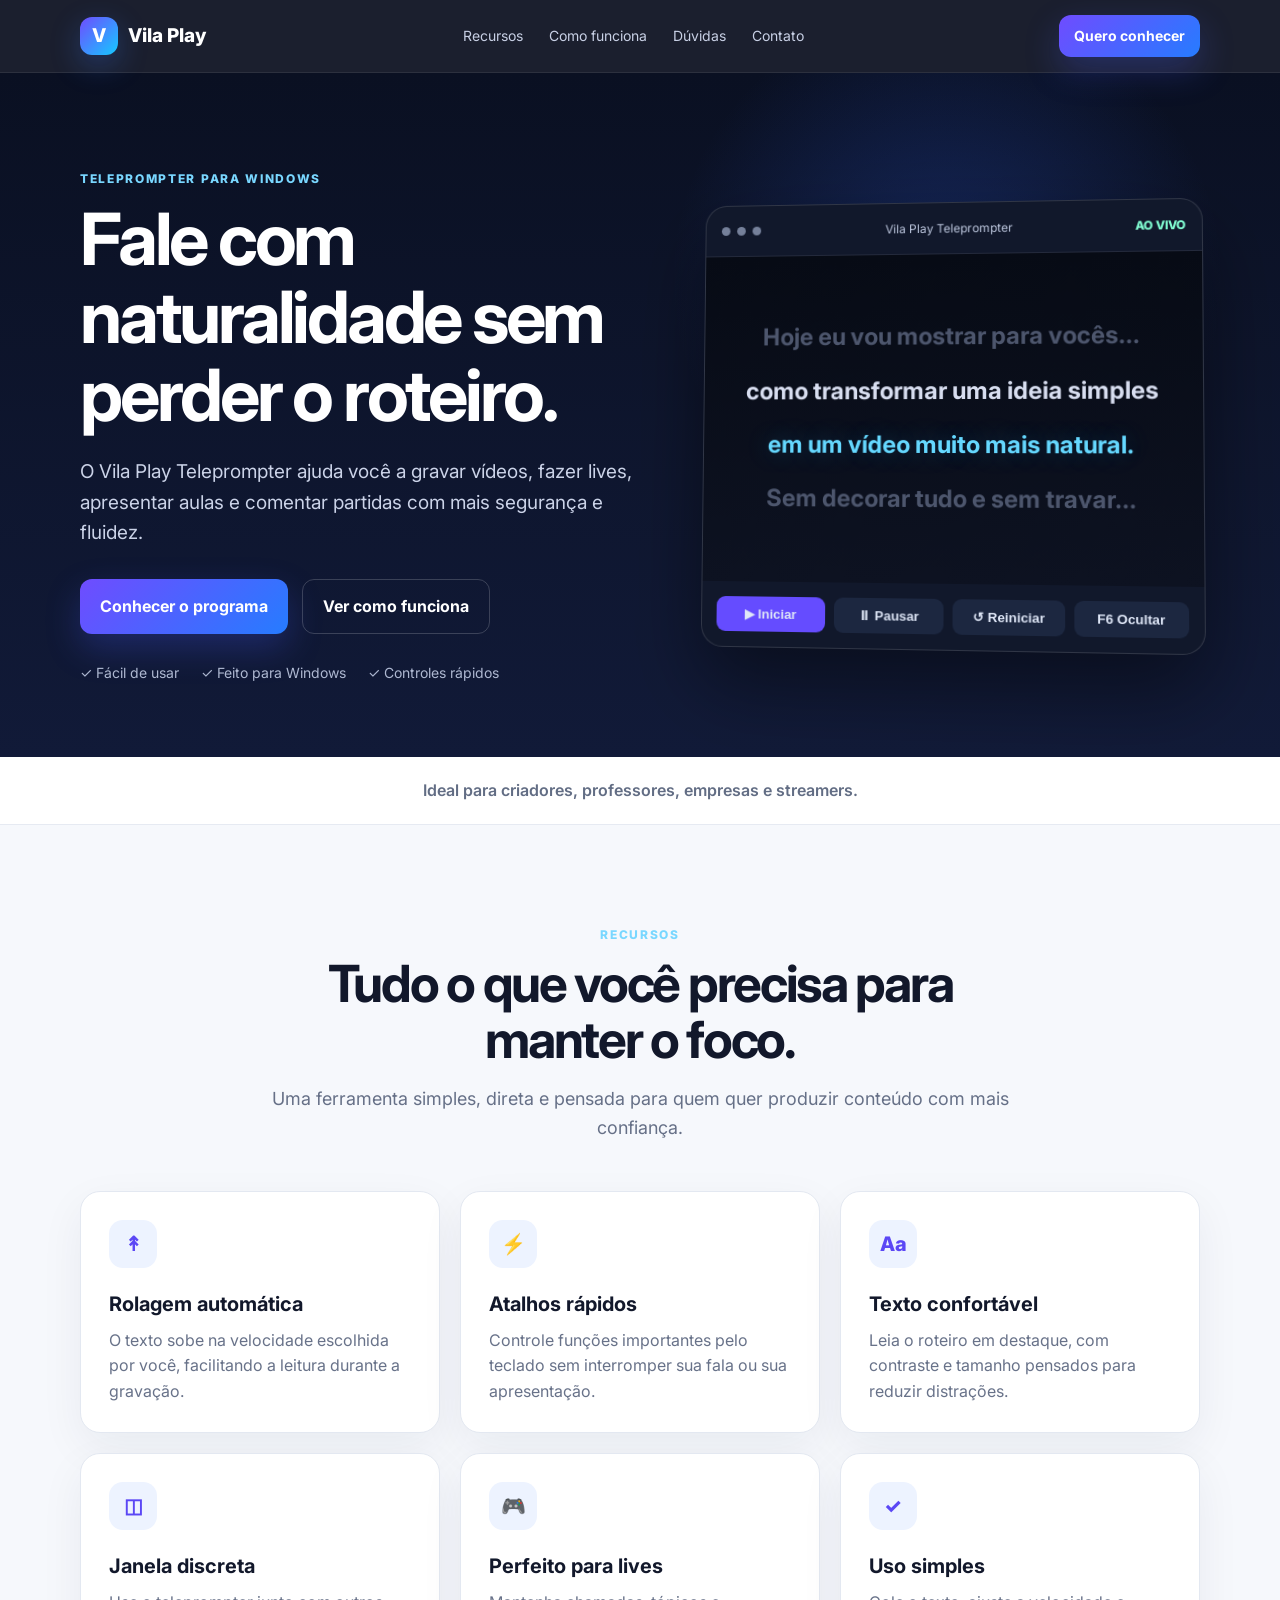
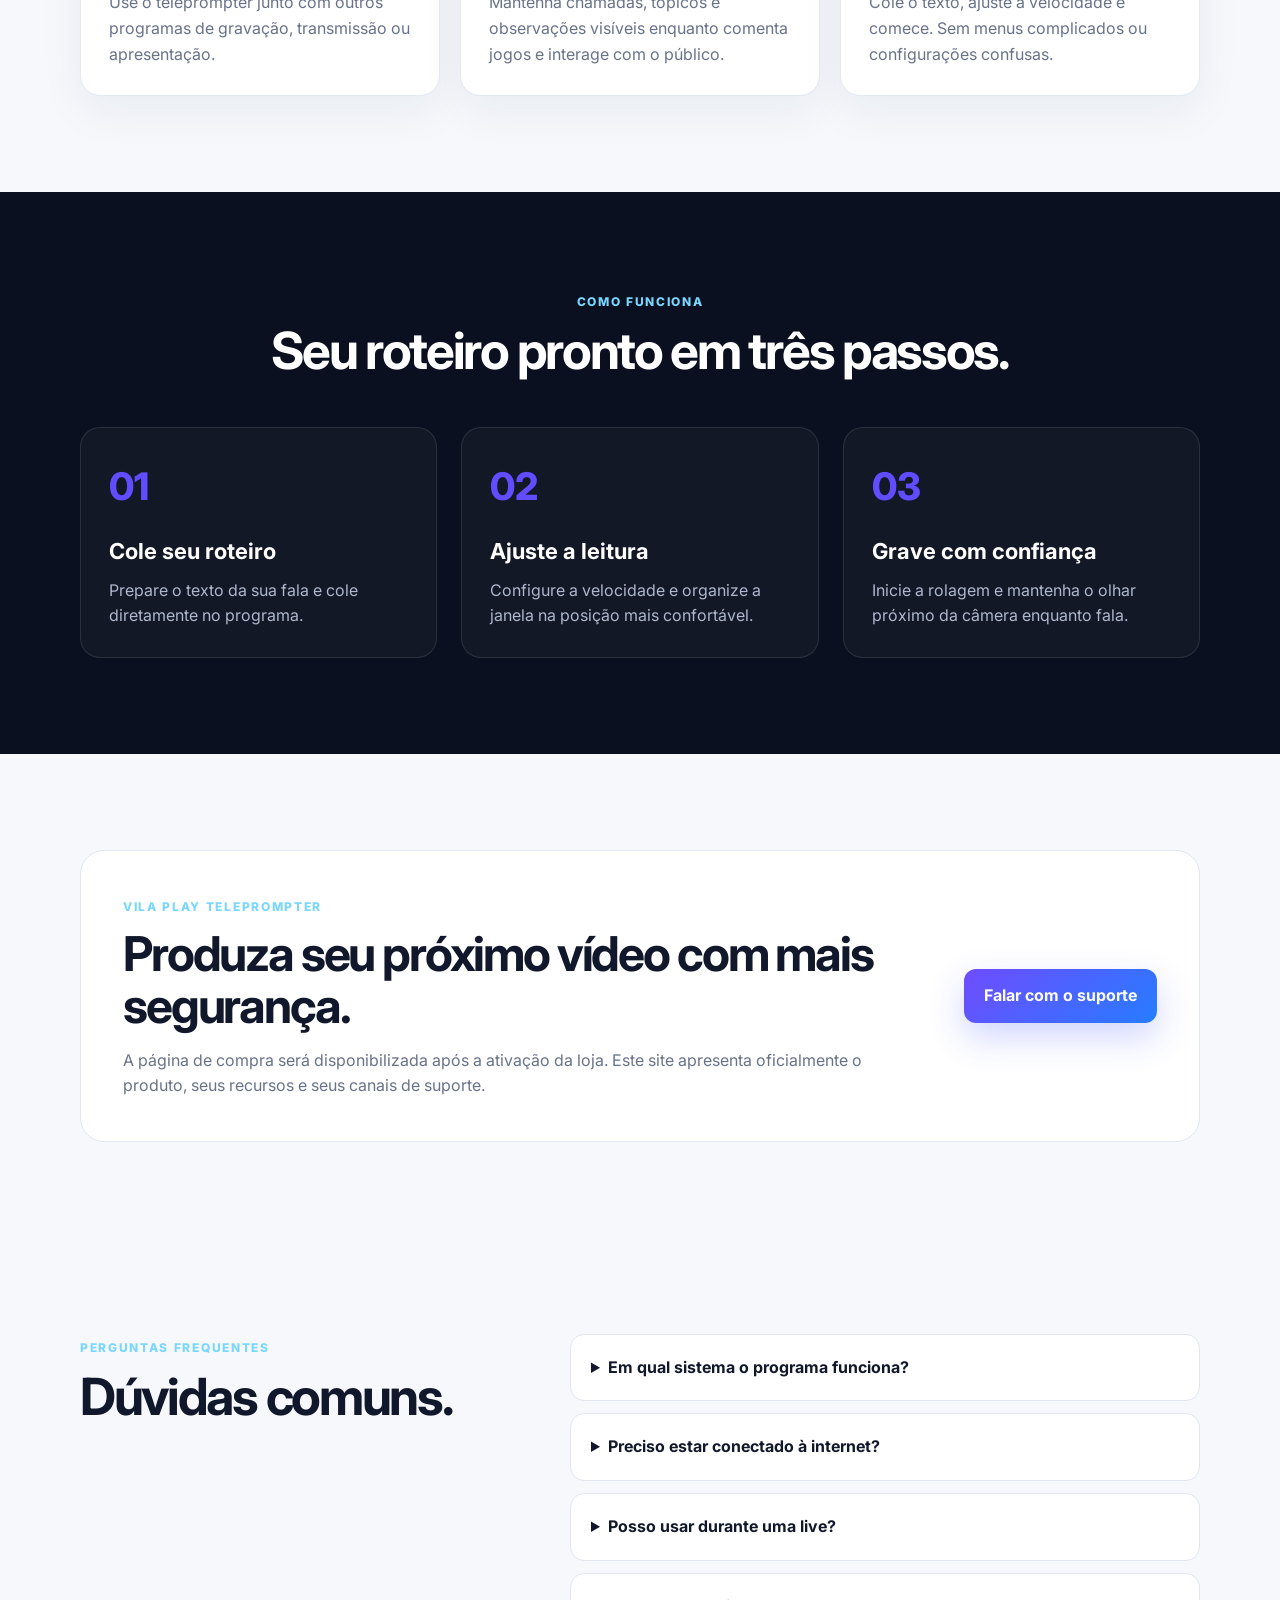
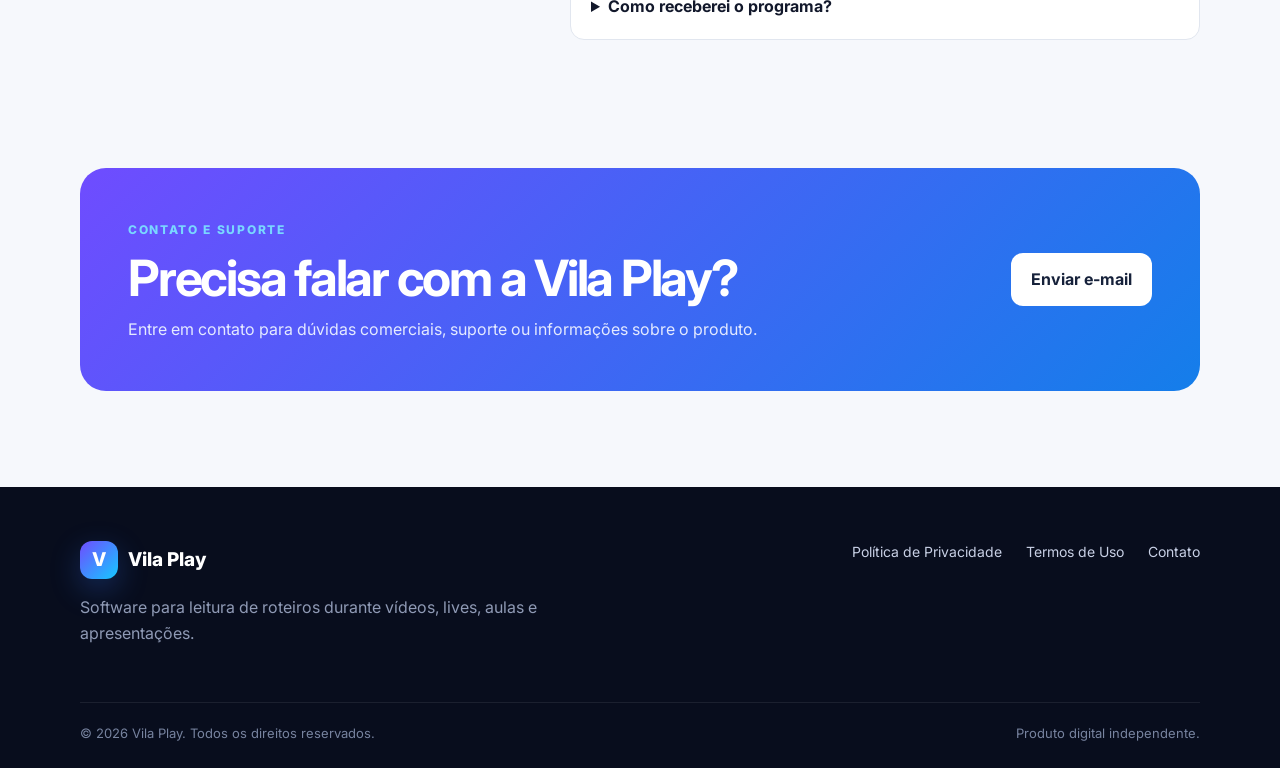
<file: index.html>
<!DOCTYPE html>
<html lang="pt-BR">
<head>
  <meta charset="UTF-8" />
  <meta name="viewport" content="width=device-width, initial-scale=1.0" />
  <meta name="description" content="Vila Play Teleprompter: leia seus roteiros com naturalidade durante vídeos, lives, aulas e apresentações." />
  <meta name="theme-color" content="#0b1020" />
  <title>Vila Play Teleprompter</title>
  <link rel="preconnect" href="https://fonts.googleapis.com">
  <link rel="preconnect" href="https://fonts.gstatic.com" crossorigin>
  <link href="https://fonts.googleapis.com/css2?family=Inter:wght@400;500;600;700;800&display=swap" rel="stylesheet">
  <link rel="stylesheet" href="styles.css" />
</head>
<body>
  <header class="topbar">
    <div class="container nav">
      <a class="brand" href="#inicio" aria-label="Vila Play">
        <span class="brand-mark">V</span>
        <span>Vila Play</span>
      </a>

      <nav class="desktop-nav" aria-label="Navegação principal">
        <a href="#recursos">Recursos</a>
        <a href="#como-funciona">Como funciona</a>
        <a href="#faq">Dúvidas</a>
        <a href="#contato">Contato</a>
      </nav>

      <a class="button button-small" href="#comprar">Quero conhecer</a>
    </div>
  </header>

  <main>
    <section class="hero" id="inicio">
      <div class="container hero-grid">
        <div class="hero-copy">
          <span class="eyebrow">TELEPROMPTER PARA WINDOWS</span>
          <h1>Fale com naturalidade sem perder o roteiro.</h1>
          <p class="hero-text">
            O Vila Play Teleprompter ajuda você a gravar vídeos, fazer lives,
            apresentar aulas e comentar partidas com mais segurança e fluidez.
          </p>

          <div class="hero-actions">
            <a class="button" href="#comprar">Conhecer o programa</a>
            <a class="button button-ghost" href="#como-funciona">Ver como funciona</a>
          </div>

          <div class="trust-row">
            <span>✓ Fácil de usar</span>
            <span>✓ Feito para Windows</span>
            <span>✓ Controles rápidos</span>
          </div>
        </div>

        <div class="app-window" aria-label="Demonstração visual do teleprompter">
          <div class="window-top">
            <div class="window-dots"><i></i><i></i><i></i></div>
            <span>Vila Play Teleprompter</span>
            <span class="status">AO VIVO</span>
          </div>
          <div class="teleprompter-screen">
            <p class="muted-line">Hoje eu vou mostrar para vocês...</p>
            <p class="active-line">como transformar uma ideia simples</p>
            <p class="active-line highlight">em um vídeo muito mais natural.</p>
            <p class="muted-line">Sem decorar tudo e sem travar...</p>
          </div>
          <div class="controls">
            <button type="button">▶ Iniciar</button>
            <button type="button">⏸ Pausar</button>
            <button type="button">↺ Reiniciar</button>
            <button type="button">F6 Ocultar</button>
          </div>
        </div>
      </div>
    </section>

    <section class="logos-strip">
      <div class="container">
        <p>Ideal para criadores, professores, empresas e streamers.</p>
      </div>
    </section>

    <section class="section" id="recursos">
      <div class="container">
        <div class="section-heading">
          <span class="eyebrow">RECURSOS</span>
          <h2>Tudo o que você precisa para manter o foco.</h2>
          <p>Uma ferramenta simples, direta e pensada para quem quer produzir conteúdo com mais confiança.</p>
        </div>

        <div class="cards">
          <article class="card">
            <div class="icon">↟</div>
            <h3>Rolagem automática</h3>
            <p>O texto sobe na velocidade escolhida por você, facilitando a leitura durante a gravação.</p>
          </article>

          <article class="card">
            <div class="icon">⚡</div>
            <h3>Atalhos rápidos</h3>
            <p>Controle funções importantes pelo teclado sem interromper sua fala ou sua apresentação.</p>
          </article>

          <article class="card">
            <div class="icon">Aa</div>
            <h3>Texto confortável</h3>
            <p>Leia o roteiro em destaque, com contraste e tamanho pensados para reduzir distrações.</p>
          </article>

          <article class="card">
            <div class="icon">◫</div>
            <h3>Janela discreta</h3>
            <p>Use o teleprompter junto com outros programas de gravação, transmissão ou apresentação.</p>
          </article>

          <article class="card">
            <div class="icon">🎮</div>
            <h3>Perfeito para lives</h3>
            <p>Mantenha chamadas, tópicos e observações visíveis enquanto comenta jogos e interage com o público.</p>
          </article>

          <article class="card">
            <div class="icon">✓</div>
            <h3>Uso simples</h3>
            <p>Cole o texto, ajuste a velocidade e comece. Sem menus complicados ou configurações confusas.</p>
          </article>
        </div>
      </div>
    </section>

    <section class="section section-dark" id="como-funciona">
      <div class="container">
        <div class="section-heading">
          <span class="eyebrow">COMO FUNCIONA</span>
          <h2>Seu roteiro pronto em três passos.</h2>
        </div>

        <div class="steps">
          <article class="step">
            <span>01</span>
            <h3>Cole seu roteiro</h3>
            <p>Prepare o texto da sua fala e cole diretamente no programa.</p>
          </article>
          <article class="step">
            <span>02</span>
            <h3>Ajuste a leitura</h3>
            <p>Configure a velocidade e organize a janela na posição mais confortável.</p>
          </article>
          <article class="step">
            <span>03</span>
            <h3>Grave com confiança</h3>
            <p>Inicie a rolagem e mantenha o olhar próximo da câmera enquanto fala.</p>
          </article>
        </div>
      </div>
    </section>

    <section class="section" id="comprar">
      <div class="container purchase-box">
        <div>
          <span class="eyebrow">VILA PLAY TELEPROMPTER</span>
          <h2>Produza seu próximo vídeo com mais segurança.</h2>
          <p>
            A página de compra será disponibilizada após a ativação da loja.
            Este site apresenta oficialmente o produto, seus recursos e seus canais de suporte.
          </p>
        </div>
        <a class="button" href="#contato">Falar com o suporte</a>
      </div>
    </section>

    <section class="section" id="faq">
      <div class="container faq-grid">
        <div class="section-heading left">
          <span class="eyebrow">PERGUNTAS FREQUENTES</span>
          <h2>Dúvidas comuns.</h2>
        </div>

        <div class="faq-list">
          <details>
            <summary>Em qual sistema o programa funciona?</summary>
            <p>O Vila Play Teleprompter foi desenvolvido para computadores com Windows.</p>
          </details>
          <details>
            <summary>Preciso estar conectado à internet?</summary>
            <p>As funções principais do teleprompter podem ser usadas localmente no computador.</p>
          </details>
          <details>
            <summary>Posso usar durante uma live?</summary>
            <p>Sim. O programa pode ajudar a acompanhar tópicos, chamadas e roteiros durante transmissões.</p>
          </details>
          <details>
            <summary>Como receberei o programa?</summary>
            <p>Após o lançamento comercial, as instruções de acesso e instalação serão fornecidas na compra.</p>
          </details>
        </div>
      </div>
    </section>

    <section class="section contact-section" id="contato">
      <div class="container contact-card">
        <div>
          <span class="eyebrow">CONTATO E SUPORTE</span>
          <h2>Precisa falar com a Vila Play?</h2>
          <p>Entre em contato para dúvidas comerciais, suporte ou informações sobre o produto.</p>
        </div>
        <a class="button button-light" href="mailto:financasnoautomatico@gmail.com">Enviar e-mail</a>
      </div>
    </section>
  </main>

  <footer>
    <div class="container footer-grid">
      <div>
        <a class="brand footer-brand" href="#inicio">
          <span class="brand-mark">V</span>
          <span>Vila Play</span>
        </a>
        <p>Software para leitura de roteiros durante vídeos, lives, aulas e apresentações.</p>
      </div>

      <div class="footer-links">
        <a href="privacidade.html">Política de Privacidade</a>
        <a href="termos.html">Termos de Uso</a>
        <a href="#contato">Contato</a>
      </div>
    </div>

    <div class="container copyright">
      <span>© <span id="year"></span> Vila Play. Todos os direitos reservados.</span>
      <span>Produto digital independente.</span>
    </div>
  </footer>

  <script src="script.js"></script>
</body>
</html>
</file>
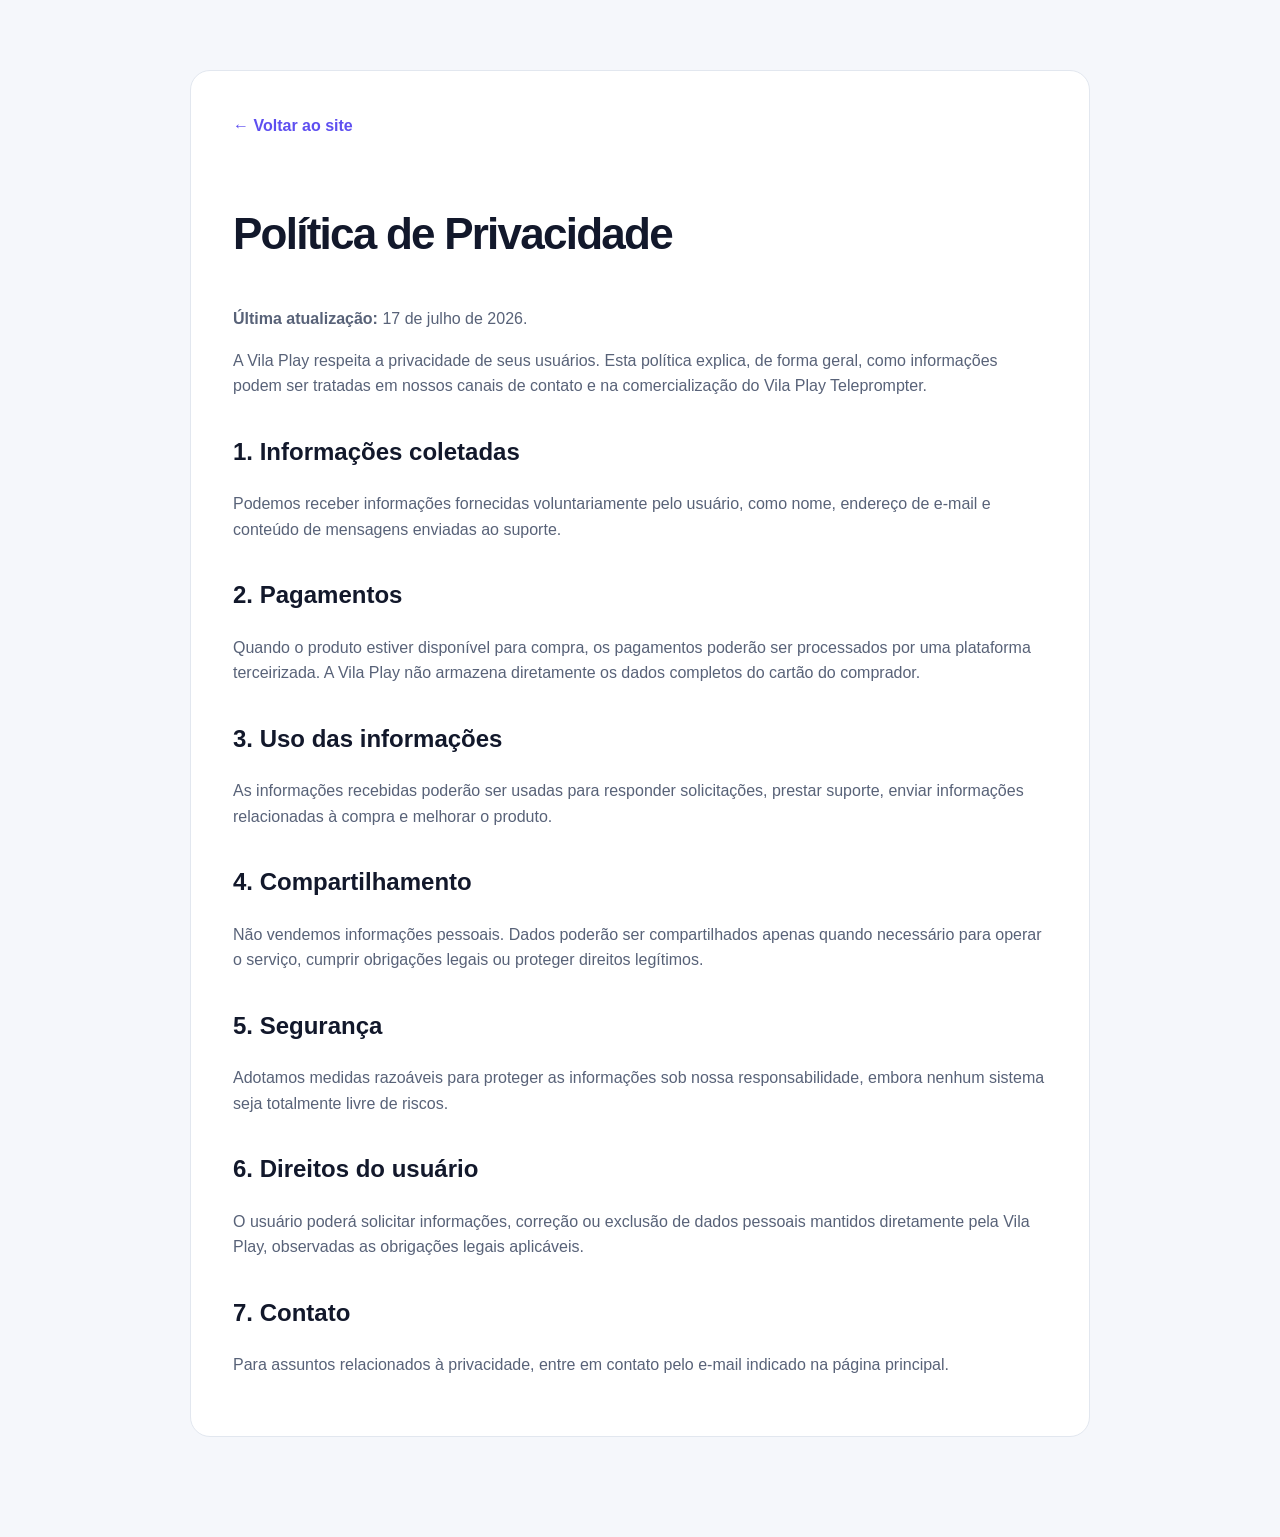
<file: privacidade.html>
<!DOCTYPE html>
<html lang="pt-BR">
<head>
  <meta charset="UTF-8"><meta name="viewport" content="width=device-width,initial-scale=1.0">
  <title>Política de Privacidade | Vila Play</title>
  <link rel="stylesheet" href="styles.css">
</head>
<body class="legal-page">
  <main class="legal-shell">
    <div class="container">
      <article class="legal-card">
        <a class="back-link" href="index.html">← Voltar ao site</a>
        <h1>Política de Privacidade</h1>
        <p><strong>Última atualização:</strong> 17 de julho de 2026.</p>

        <p>A Vila Play respeita a privacidade de seus usuários. Esta política explica, de forma geral, como informações podem ser tratadas em nossos canais de contato e na comercialização do Vila Play Teleprompter.</p>

        <h2>1. Informações coletadas</h2>
        <p>Podemos receber informações fornecidas voluntariamente pelo usuário, como nome, endereço de e-mail e conteúdo de mensagens enviadas ao suporte.</p>

        <h2>2. Pagamentos</h2>
        <p>Quando o produto estiver disponível para compra, os pagamentos poderão ser processados por uma plataforma terceirizada. A Vila Play não armazena diretamente os dados completos do cartão do comprador.</p>

        <h2>3. Uso das informações</h2>
        <p>As informações recebidas poderão ser usadas para responder solicitações, prestar suporte, enviar informações relacionadas à compra e melhorar o produto.</p>

        <h2>4. Compartilhamento</h2>
        <p>Não vendemos informações pessoais. Dados poderão ser compartilhados apenas quando necessário para operar o serviço, cumprir obrigações legais ou proteger direitos legítimos.</p>

        <h2>5. Segurança</h2>
        <p>Adotamos medidas razoáveis para proteger as informações sob nossa responsabilidade, embora nenhum sistema seja totalmente livre de riscos.</p>

        <h2>6. Direitos do usuário</h2>
        <p>O usuário poderá solicitar informações, correção ou exclusão de dados pessoais mantidos diretamente pela Vila Play, observadas as obrigações legais aplicáveis.</p>

        <h2>7. Contato</h2>
        <p>Para assuntos relacionados à privacidade, entre em contato pelo e-mail indicado na página principal.</p>
      </article>
    </div>
  </main>
</body>
</html>
</file>
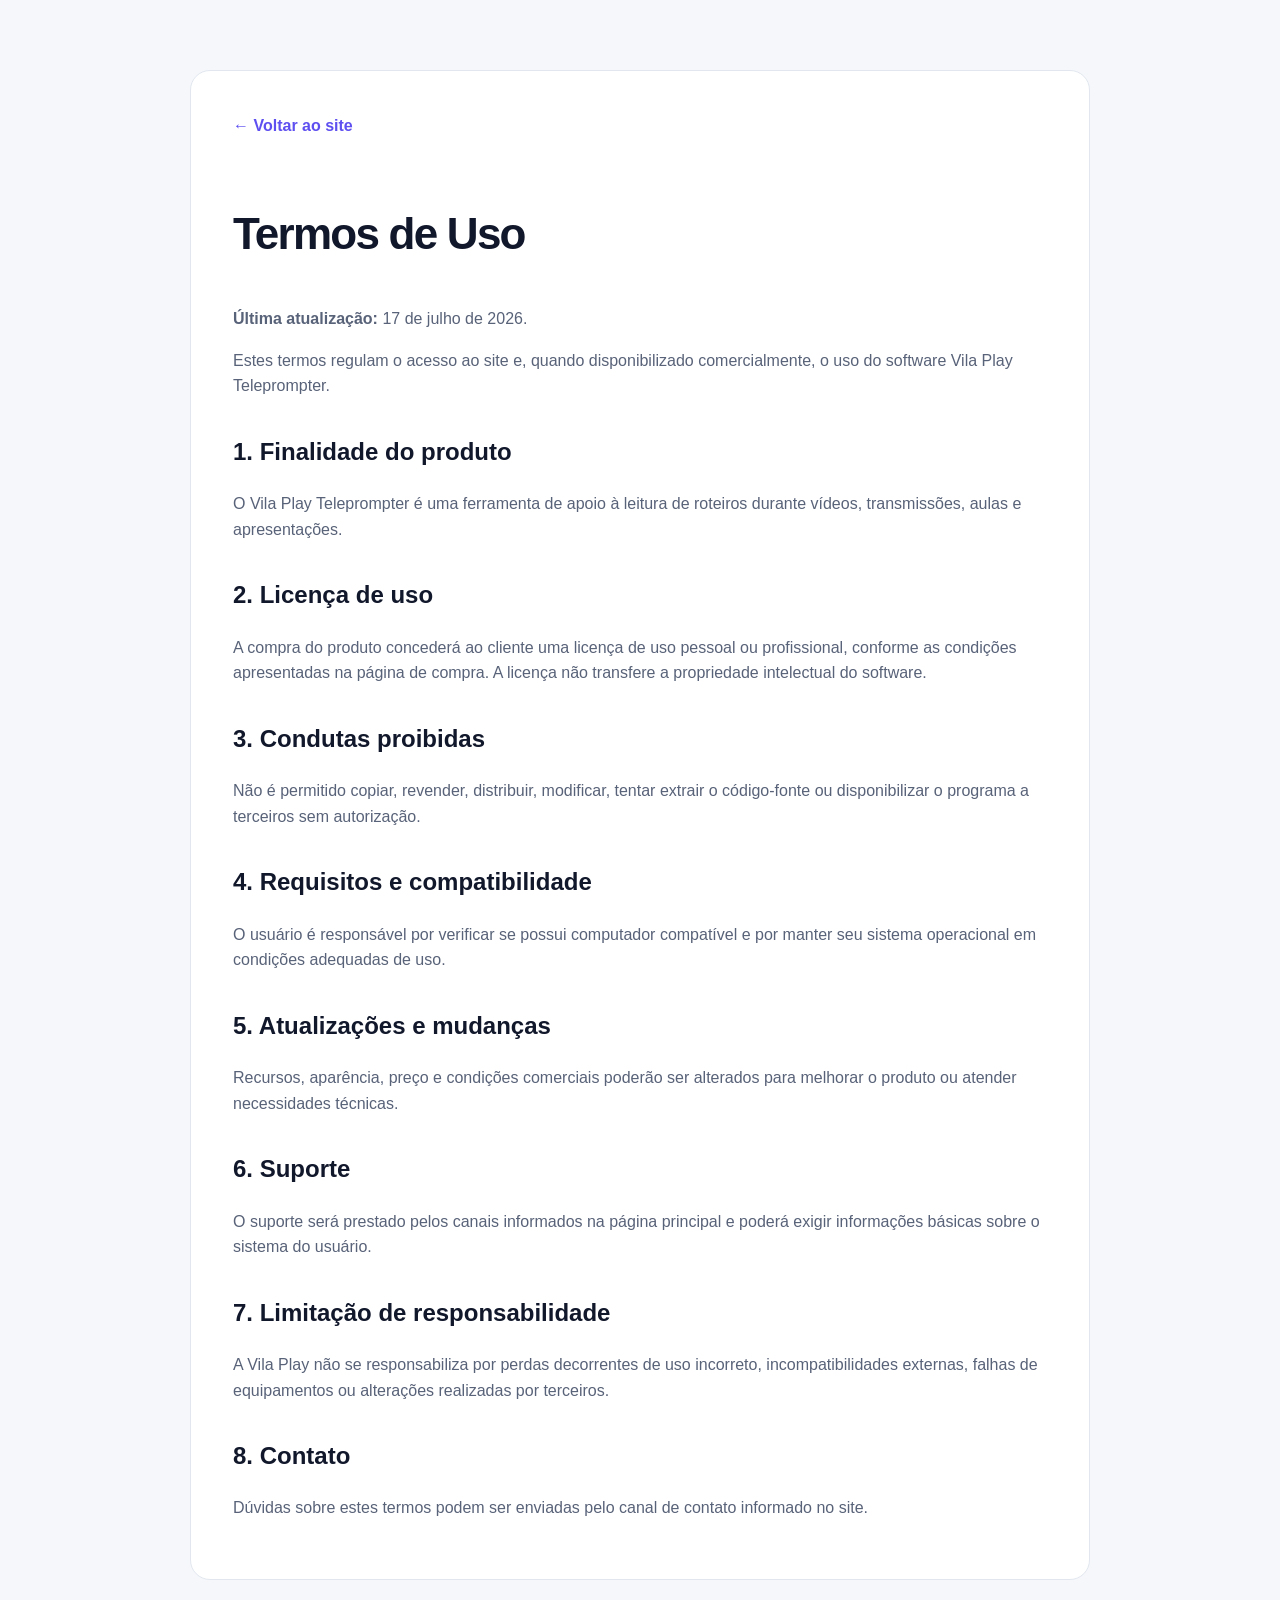
<file: termos.html>
<!DOCTYPE html>
<html lang="pt-BR">
<head>
  <meta charset="UTF-8"><meta name="viewport" content="width=device-width,initial-scale=1.0">
  <title>Termos de Uso | Vila Play</title>
  <link rel="stylesheet" href="styles.css">
</head>
<body class="legal-page">
  <main class="legal-shell">
    <div class="container">
      <article class="legal-card">
        <a class="back-link" href="index.html">← Voltar ao site</a>
        <h1>Termos de Uso</h1>
        <p><strong>Última atualização:</strong> 17 de julho de 2026.</p>

        <p>Estes termos regulam o acesso ao site e, quando disponibilizado comercialmente, o uso do software Vila Play Teleprompter.</p>

        <h2>1. Finalidade do produto</h2>
        <p>O Vila Play Teleprompter é uma ferramenta de apoio à leitura de roteiros durante vídeos, transmissões, aulas e apresentações.</p>

        <h2>2. Licença de uso</h2>
        <p>A compra do produto concederá ao cliente uma licença de uso pessoal ou profissional, conforme as condições apresentadas na página de compra. A licença não transfere a propriedade intelectual do software.</p>

        <h2>3. Condutas proibidas</h2>
        <p>Não é permitido copiar, revender, distribuir, modificar, tentar extrair o código-fonte ou disponibilizar o programa a terceiros sem autorização.</p>

        <h2>4. Requisitos e compatibilidade</h2>
        <p>O usuário é responsável por verificar se possui computador compatível e por manter seu sistema operacional em condições adequadas de uso.</p>

        <h2>5. Atualizações e mudanças</h2>
        <p>Recursos, aparência, preço e condições comerciais poderão ser alterados para melhorar o produto ou atender necessidades técnicas.</p>

        <h2>6. Suporte</h2>
        <p>O suporte será prestado pelos canais informados na página principal e poderá exigir informações básicas sobre o sistema do usuário.</p>

        <h2>7. Limitação de responsabilidade</h2>
        <p>A Vila Play não se responsabiliza por perdas decorrentes de uso incorreto, incompatibilidades externas, falhas de equipamentos ou alterações realizadas por terceiros.</p>

        <h2>8. Contato</h2>
        <p>Dúvidas sobre estes termos podem ser enviadas pelo canal de contato informado no site.</p>
      </article>
    </div>
  </main>
</body>
</html>
</file>
<file: styles.css>
*{box-sizing:border-box}html{scroll-behavior:smooth}body{margin:0;font-family:Inter,Arial,sans-serif;background:#f6f8fc;color:#12182b;line-height:1.6}.container{width:min(1120px,calc(100% - 40px));margin:auto}.topbar{position:sticky;top:0;z-index:20;background:rgba(8,13,29,.92);backdrop-filter:blur(14px);border-bottom:1px solid rgba(255,255,255,.08)}.nav{height:72px;display:flex;align-items:center;justify-content:space-between;gap:24px}.brand{display:flex;align-items:center;gap:10px;color:#fff;text-decoration:none;font-weight:800;font-size:19px}.brand-mark{display:grid;place-items:center;width:38px;height:38px;border-radius:12px;background:linear-gradient(135deg,#6f4cff,#15c9ff);box-shadow:0 10px 30px rgba(53,123,255,.28)}.desktop-nav{display:flex;gap:26px}.desktop-nav a,.footer-links a{color:#c8d0e5;text-decoration:none;font-size:14px}.desktop-nav a:hover,.footer-links a:hover{color:#fff}.button{display:inline-flex;align-items:center;justify-content:center;padding:14px 20px;border-radius:12px;background:linear-gradient(135deg,#6f4cff,#267cff);color:#fff;text-decoration:none;font-weight:700;border:0;box-shadow:0 14px 34px rgba(72,92,255,.25);transition:.2s transform,.2s box-shadow}.button:hover{transform:translateY(-2px);box-shadow:0 18px 42px rgba(72,92,255,.34)}.button-small{padding:10px 15px;font-size:14px}.button-ghost{background:transparent;border:1px solid rgba(255,255,255,.18);box-shadow:none}.hero{padding:92px 0 72px;background:radial-gradient(circle at 74% 30%,rgba(48,102,255,.25),transparent 26%),linear-gradient(180deg,#0a1022,#111a38);color:#fff;overflow:hidden}.hero-grid{display:grid;grid-template-columns:1.05fr .95fr;gap:64px;align-items:center}.eyebrow{display:inline-block;color:#79d7ff;font-weight:800;letter-spacing:.14em;font-size:12px;margin-bottom:12px}.hero h1,.section h2{margin:0;line-height:1.08;letter-spacing:-.045em}.hero h1{font-size:clamp(44px,6vw,72px);max-width:700px}.hero-text{font-size:19px;color:#cbd3e8;max-width:620px;margin:24px 0 30px}.hero-actions{display:flex;gap:14px;flex-wrap:wrap}.trust-row{display:flex;gap:22px;flex-wrap:wrap;color:#aeb8d1;font-size:14px;margin-top:28px}.app-window{background:#11182b;border:1px solid rgba(255,255,255,.13);border-radius:22px;overflow:hidden;box-shadow:0 34px 80px rgba(0,0,0,.45);transform:perspective(900px) rotateY(-4deg) rotateX(2deg)}.window-top{height:52px;display:grid;grid-template-columns:1fr auto 1fr;align-items:center;padding:0 16px;border-bottom:1px solid rgba(255,255,255,.08);font-size:12px;color:#bec8df}.window-dots{display:flex;gap:7px}.window-dots i{width:9px;height:9px;border-radius:50%;background:#75809a}.status{justify-self:end;color:#82ffd4;font-weight:800}.teleprompter-screen{padding:48px 28px;background:linear-gradient(180deg,#070b15,#0d1221);min-height:330px;display:flex;flex-direction:column;justify-content:center}.teleprompter-screen p{margin:8px 0;font-size:24px;font-weight:700;text-align:center}.muted-line{color:#4d566d}.active-line{color:#d8def0}.highlight{color:#65d8ff;text-shadow:0 0 24px rgba(58,194,255,.25)}.controls{padding:15px;display:grid;grid-template-columns:repeat(4,1fr);gap:9px}.controls button{border:0;border-radius:9px;padding:10px 8px;background:#1c2740;color:#dfe7f7;font-weight:700}.controls button:first-child{background:#654cff}.logos-strip{background:#fff;border-bottom:1px solid #e6eaf2}.logos-strip p{text-align:center;margin:0;padding:21px;color:#626d84;font-weight:600}.section{padding:96px 0}.section-heading{text-align:center;max-width:760px;margin:0 auto 48px}.section-heading.left{text-align:left;margin:0}.section-heading h2{font-size:clamp(34px,4vw,52px)}.section-heading p{color:#667087;font-size:18px}.cards{display:grid;grid-template-columns:repeat(3,1fr);gap:20px}.card{background:#fff;border:1px solid #e3e8f1;border-radius:20px;padding:28px;box-shadow:0 15px 45px rgba(25,36,70,.06)}.card .icon{width:48px;height:48px;border-radius:14px;display:grid;place-items:center;background:#edf3ff;color:#5b47f5;font-weight:800;font-size:20px}.card h3{margin:20px 0 8px;font-size:20px}.card p,.step p,.purchase-box p,.contact-card p{color:#687289;margin:0}.section-dark{background:#0b1020;color:#fff}.steps{display:grid;grid-template-columns:repeat(3,1fr);gap:24px}.step{padding:28px;border:1px solid rgba(255,255,255,.1);border-radius:20px;background:rgba(255,255,255,.035)}.step span{font-size:38px;font-weight:800;color:#614cff}.step h3{font-size:22px;margin:18px 0 8px}.step p{color:#aeb7cc}.purchase-box{display:grid;grid-template-columns:1fr auto;gap:30px;align-items:center;background:#fff;border:1px solid #e1e7f0;border-radius:24px;padding:42px}.purchase-box h2{font-size:clamp(32px,4vw,48px);max-width:760px}.purchase-box p{margin-top:16px;max-width:760px}.faq-grid{display:grid;grid-template-columns:.8fr 1.2fr;gap:70px}.faq-list details{background:#fff;border:1px solid #e1e6ef;border-radius:14px;padding:0 20px;margin-bottom:12px}.faq-list summary{cursor:pointer;font-weight:700;padding:20px 0}.faq-list p{color:#69738a;padding:0 0 20px;margin:0}.contact-section{padding-top:20px}.contact-card{display:grid;grid-template-columns:1fr auto;gap:28px;align-items:center;background:linear-gradient(135deg,#6f4cff,#147eea);color:#fff;border-radius:26px;padding:48px}.contact-card h2{font-size:clamp(32px,4vw,50px)}.contact-card p{color:#e4eaff;margin-top:12px}.button-light{background:#fff;color:#16213a;box-shadow:none}footer{background:#080d1d;color:#fff;padding:54px 0 24px}.footer-grid{display:flex;justify-content:space-between;gap:40px}.footer-grid p{color:#8f9ab5;max-width:460px}.footer-links{display:flex;gap:24px;align-items:flex-start;flex-wrap:wrap}.copyright{margin-top:40px;padding-top:20px;border-top:1px solid rgba(255,255,255,.08);display:flex;justify-content:space-between;gap:20px;color:#77839f;font-size:13px}.legal-page{background:#f5f7fb}.legal-shell{padding:70px 0 100px}.legal-card{background:#fff;border:1px solid #e2e7ef;border-radius:20px;padding:42px;max-width:900px;margin:auto}.legal-card h1{font-size:44px;letter-spacing:-.04em}.legal-card h2{margin-top:34px}.legal-card p,.legal-card li{color:#586278}.back-link{display:inline-block;margin-bottom:24px;color:#5e4ff0;text-decoration:none;font-weight:700}@media(max-width:900px){.desktop-nav{display:none}.hero-grid,.faq-grid{grid-template-columns:1fr}.hero{padding-top:66px}.app-window{transform:none}.cards{grid-template-columns:repeat(2,1fr)}.purchase-box,.contact-card{grid-template-columns:1fr}.steps{grid-template-columns:1fr}.footer-grid{flex-direction:column}}@media(max-width:620px){.container{width:min(100% - 24px,1120px)}.topbar .button-small{display:none}.hero{padding:54px 0}.hero h1{font-size:42px}.teleprompter-screen p{font-size:18px}.controls{grid-template-columns:repeat(2,1fr)}.cards{grid-template-columns:1fr}.section{padding:70px 0}.purchase-box,.contact-card,.legal-card{padding:28px}.footer-links,.copyright{flex-direction:column}.legal-card h1{font-size:34px}}
</file>
